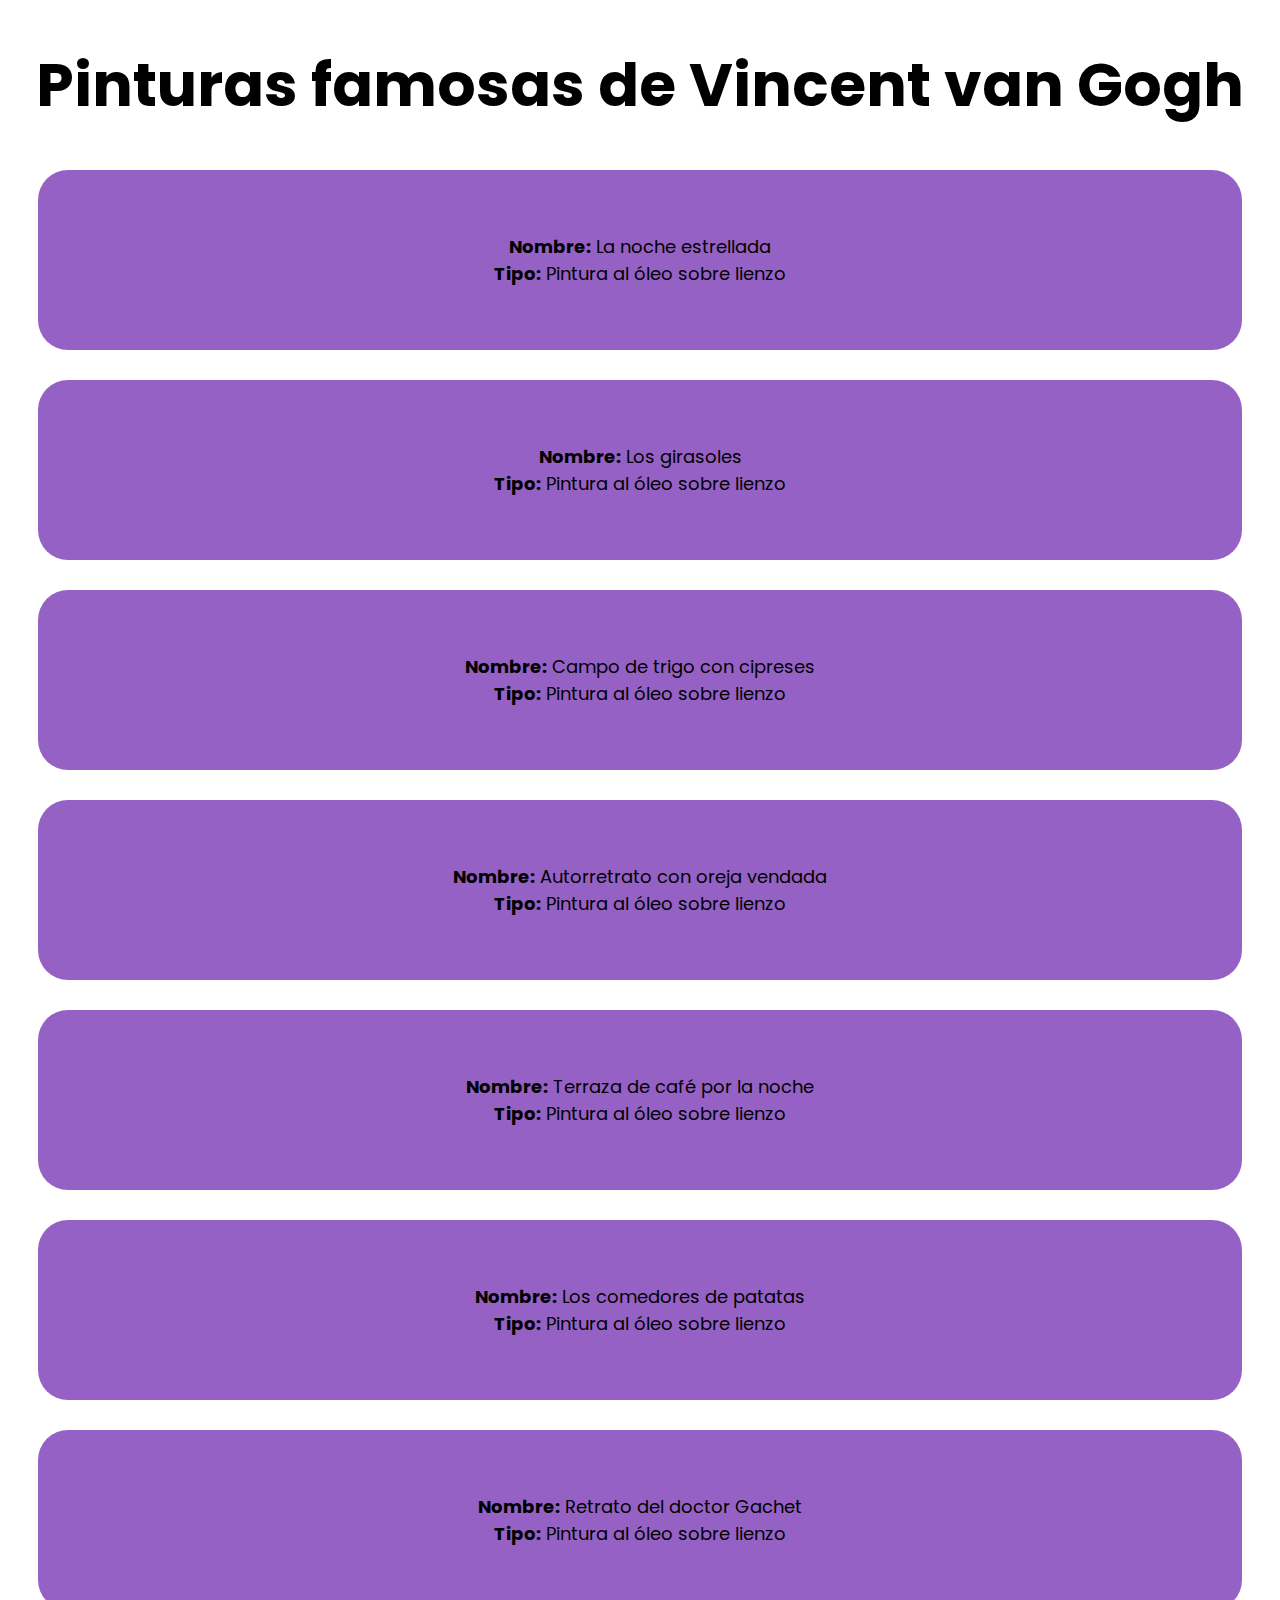
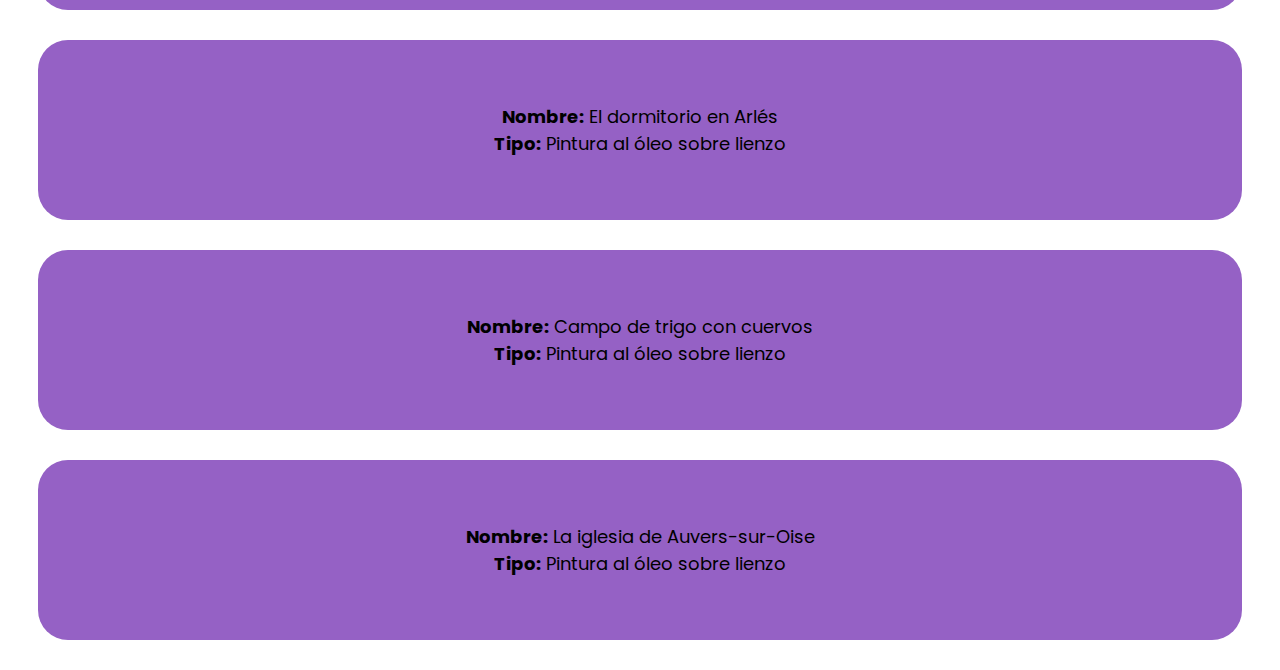
<file: Pinturas.html>
<!DOCTYPE html>
<html lang="en">

<head>
    <meta charset="UTF-8">
    <meta name="viewport" content="width=device-width, initial-scale=1.0">
    <title>Pinturas</title>
    <link rel="stylesheet" href="tayl.css">
</head>

<body>
    <h1>Pinturas famosas de Vincent van Gogh</h1>
    <div id="contenedor">
    </div>


</body>

</html>
<script>
    const pinturas = [
    { nombre: "La noche estrellada", tipo: "Pintura al óleo sobre lienzo" },
    { nombre: "Los girasoles", tipo: "Pintura al óleo sobre lienzo" },
    { nombre: "Campo de trigo con cipreses", tipo: "Pintura al óleo sobre lienzo" },
    { nombre: "Autorretrato con oreja vendada", tipo: "Pintura al óleo sobre lienzo" },
    { nombre: "Terraza de café por la noche", tipo: "Pintura al óleo sobre lienzo" },
    { nombre: "Los comedores de patatas", tipo: "Pintura al óleo sobre lienzo" },
    { nombre: "Retrato del doctor Gachet", tipo: "Pintura al óleo sobre lienzo" },
    { nombre: "El dormitorio en Arlés", tipo: "Pintura al óleo sobre lienzo" },
    { nombre: "Campo de trigo con cuervos", tipo: "Pintura al óleo sobre lienzo" },
    { nombre: "La iglesia de Auvers-sur-Oise", tipo: "Pintura al óleo sobre lienzo" }
    ];

    const contenedor = document.getElementById('contenedor');

    pinturas.forEach(pinturas2 => {
        const div = document.createElement('div');
        div.className = 'pinturas';
        div.innerHTML = `<strong>Nombre:</strong> ${pinturas2.nombre} <br> <strong>Tipo:</strong> ${pinturas2.tipo} `;
        contenedor.appendChild(div);
    });
</script>
</file>
<file: tayl.css>
@import url('https://fonts.googleapis.com/css2?family=Poppins:ital,wght@0,100;0,200;0,300;0,400;0,500;0,600;0,700;0,800;0,900;1,100;1,200;1,300;1,400;1,500;1,600;1,700;1,800;1,900&display=swap');

.pinturas {
    font-size: large;
    text-align: center;
    border: rgb(49, 46, 46) solid;
    background: rgb(149, 97, 197);
    margin: 30px;
    padding: 60px;
    border-radius: 30px;
    font-family: 'Poppins', 'sans-serif';
    border-color: transparent;  
}

h1 {
    font-size: 60px;
    text-align: center;
    font-family: 'Poppins', 'Sans-Serif';
}

@media only screen and (max-width: 768px) {
    h1 {
        font-size: 40px; 
    }
}

/* Media Query para pantallas aún más pequeñas */
@media only screen and (max-width: 480px) {
    h1 {
        font-size: 30px;
    }
}
</file>
